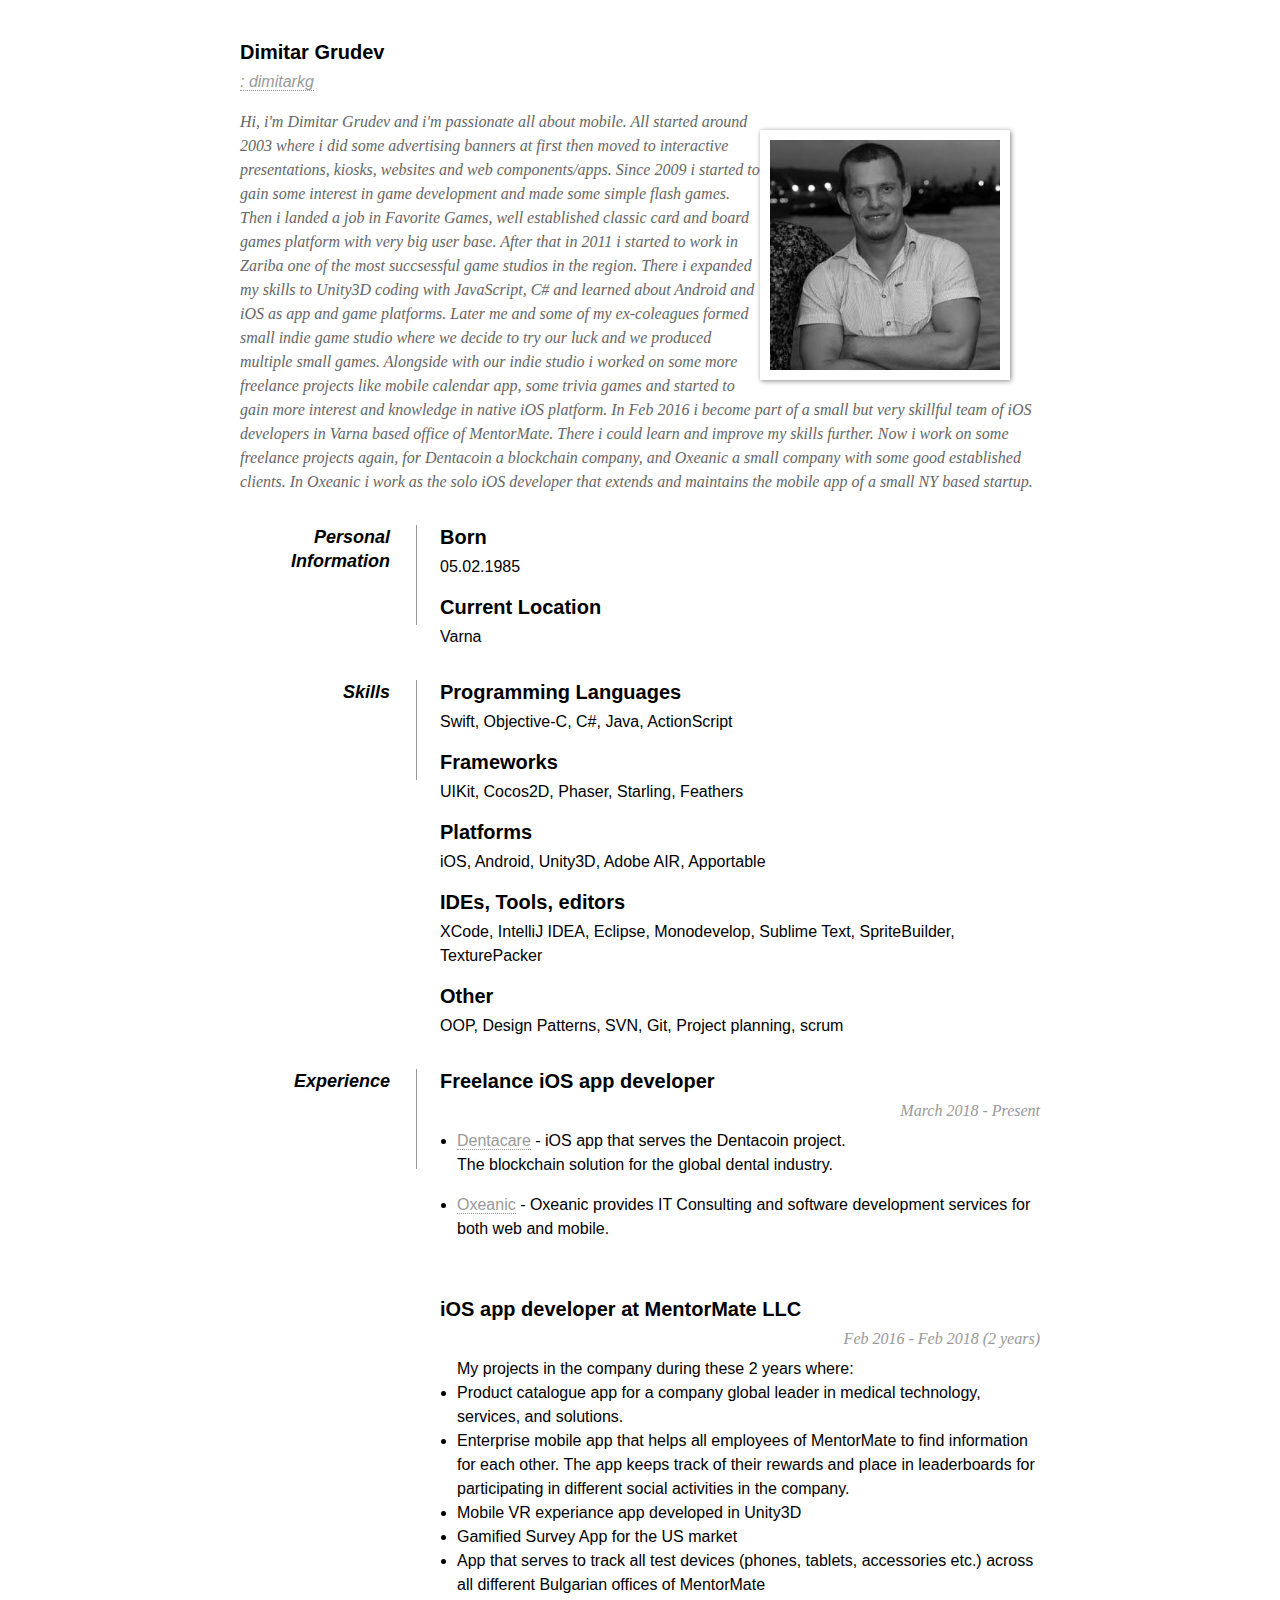
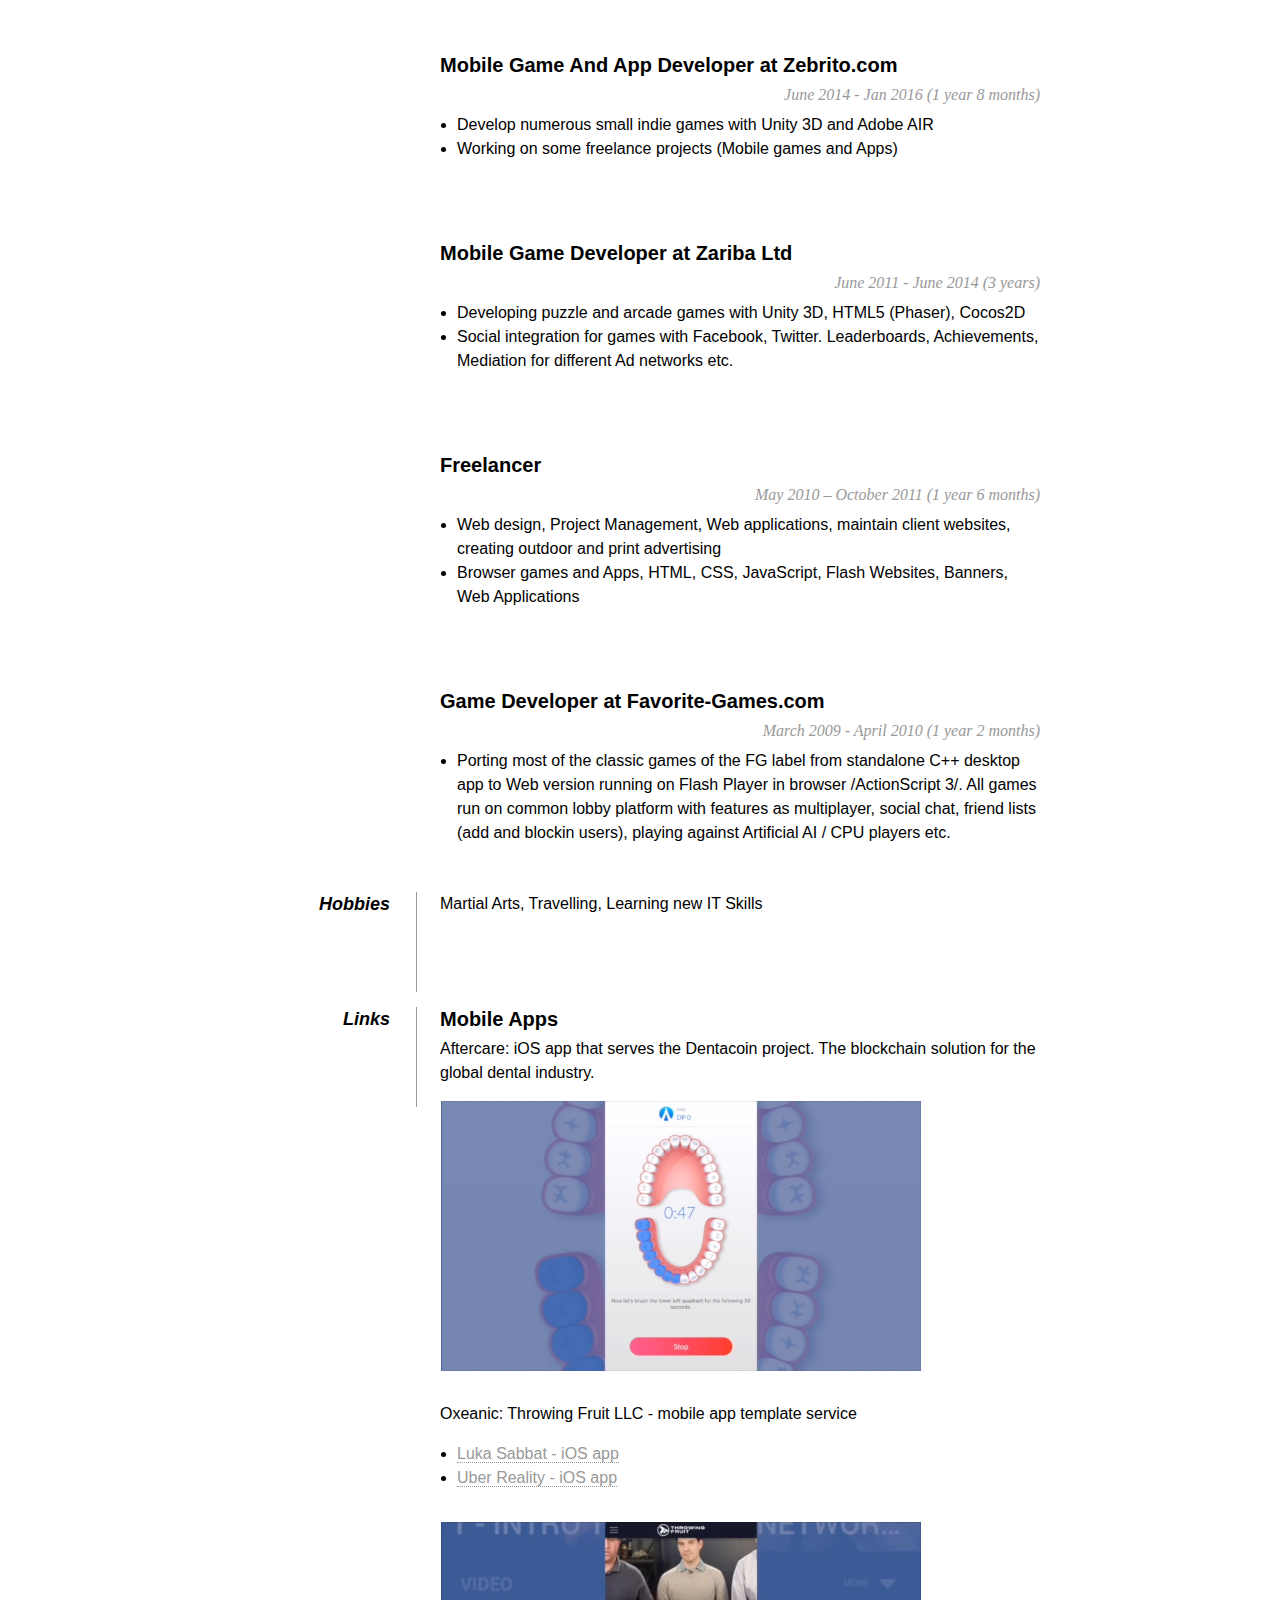
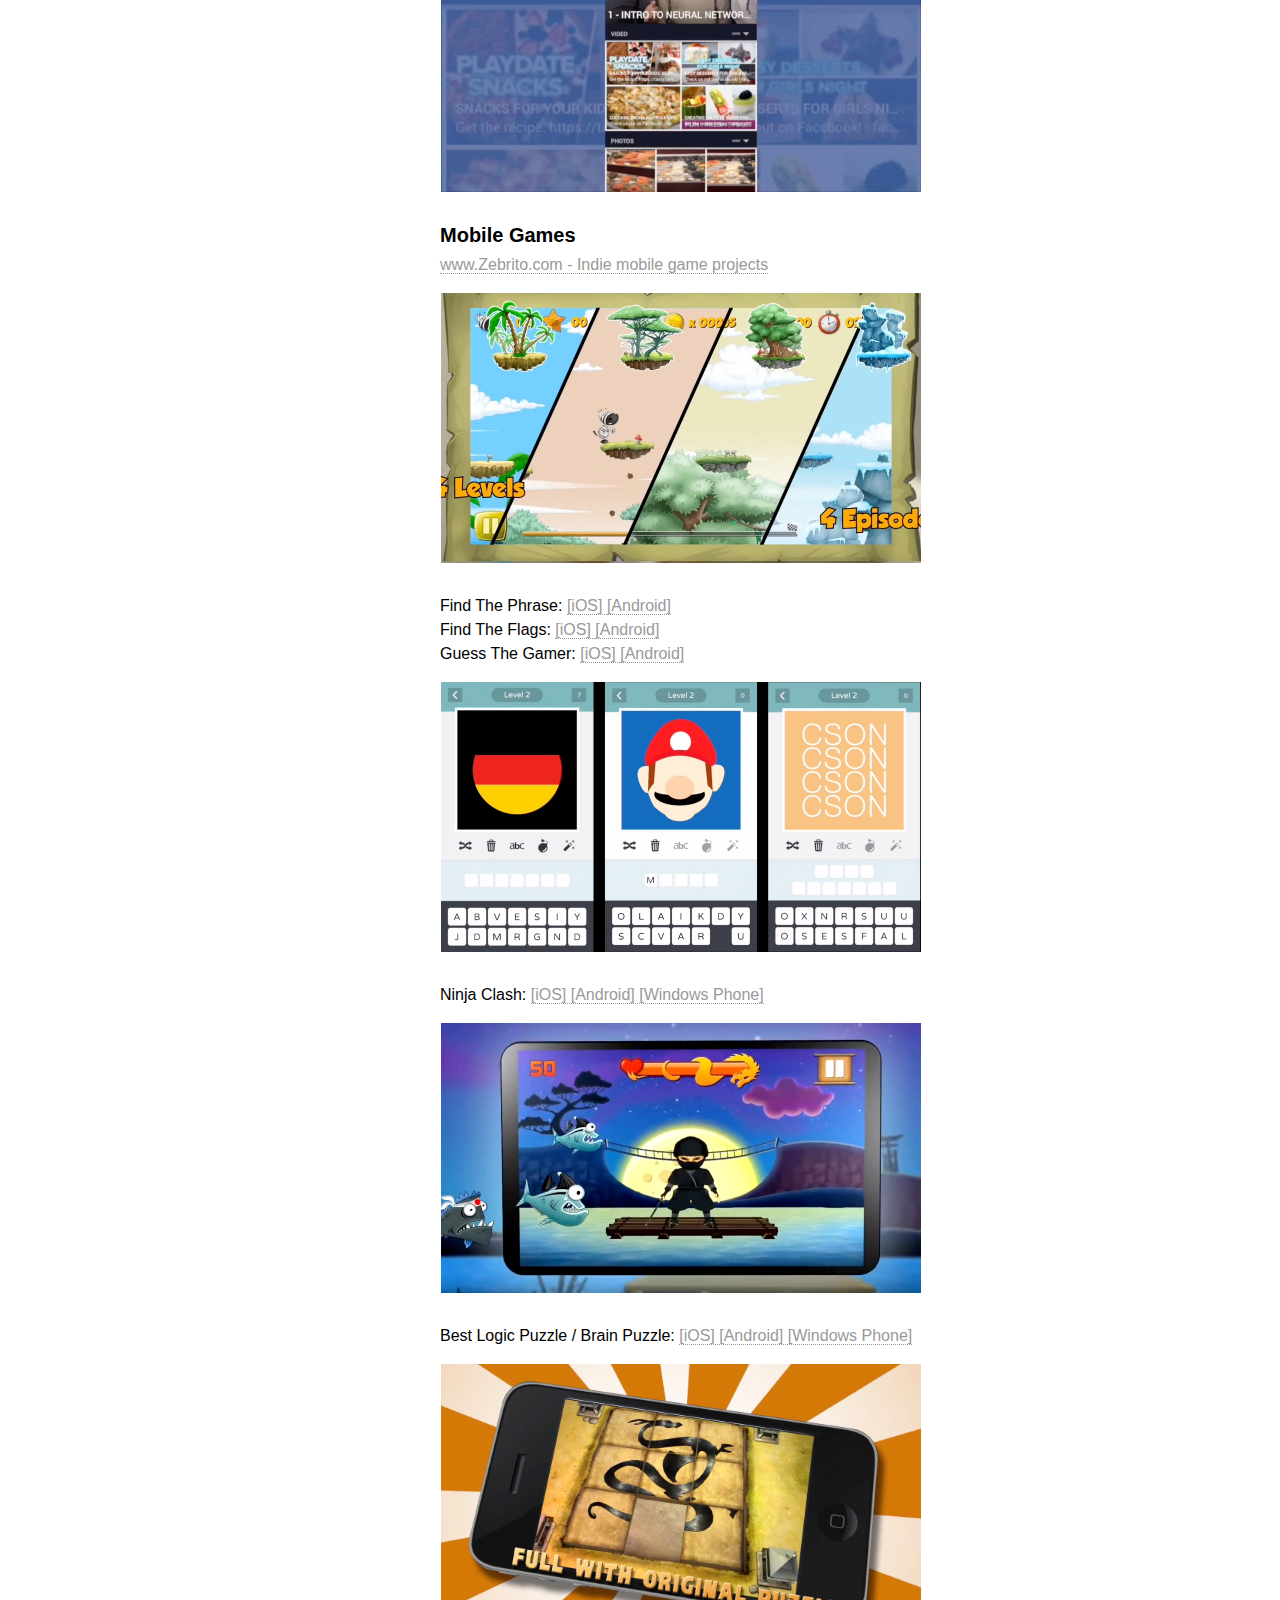
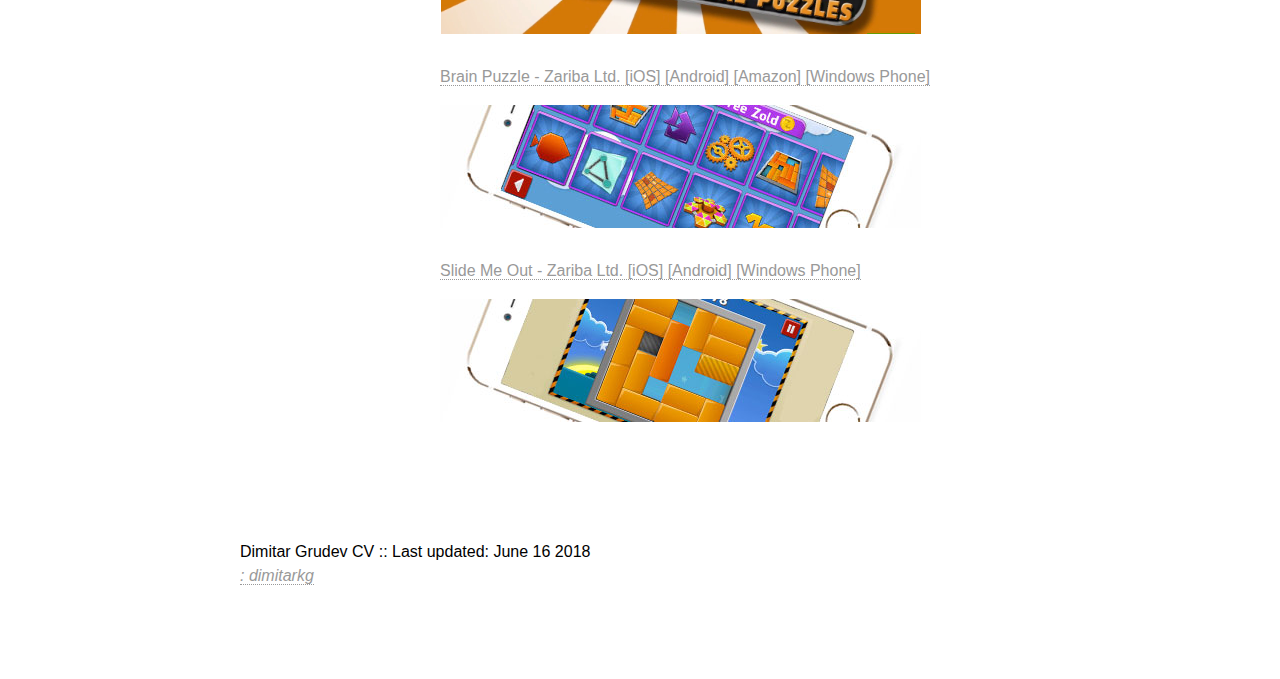
<file: index.html>
<!DOCTYPE html PUBLIC "-//W3C//DTD XHTML 1.0 Strict//EN"
"http://www.w3.org/TR/xhtml1/DTD/xhtml1-strict.dtd">

<html xmlns="http://www.w3.org/1999/xhtml" xml:lang="en" lang="en">
<head>

    <!--<script src="https://ajax.googleapis.com/ajax/libs/jquery/1.11.3/jquery.min.js"></script>-->
    
    <title>Dimitar Grudev - Mobile App and Game Developer</title>

    <meta http-equiv="Content-Type" content="text/html; charset=utf-8"/>

    <meta name="keywords" content="developer, game developer, mobile applications, mobile games, unity3d, cocos2d, iOS, Android, Objective-C, C#, C++, Java, Project Manager, Freelancer, Scrum"/>

    <meta name="description" content="Developing mobile games and apps is my passion, and i'm feeling blessed that is what i do for a living. I have an extensive background in crossplatform Unity3D and Adobe AIR platforms as well as native Java for Android and Objective C for iOS platforms. I try to be always up to date with the cutting edge mobile trends and constantly evolve my skills."/>
    
    <meta name="author" content="Dimitar Grudev"/>

    <link rel="stylesheet" type="text/css" href="css/style.css"/>
    <link rel="stylesheet" href="https://s3.amazonaws.com/icomoon.io/114779/Socicon/style.css?rd5re8">

</head>

<body>

    <div id="page-wrap">
<!--
        <img id="downloadPDF"  onclick="return xepOnline.Formatter.Format('page-wrap', {
        render:'download',
        embedLocalImages: true,
        filename: 'DimitarGrudevCV'
        });" src="res/pdf-download-button-down.png" alt="download my CV as PDF" width="137" height="158"/>
-->

        <!-- <div class="clear"></div> -->

        <!--
        <span class="skype-button bubble " data-contact-id="dimitarkg"></span>
        <script src="https://swc.cdn.skype.com/sdk/v1/sdk.min.js"></script>
        -->

		<div id="contact-info" class="vcard">
            <h2 class="fn">Dimitar Grudev</h2>

            <p>
            <i class="icon-style"> <a class="socicon-skype" href="">: dimitarkg</a></i>
            <i class="icon-style"> <a class="socicon-mail" href="mailto:dk.grudev@gmail.com"></a> </i>
            <i class="icon-style"> <a class="socicon-linkedin" href="https://bg.linkedin.com/in/dimitar-grudev-aa011b23"></a> </i>
            <i class="icon-style"> <a class="socicon-github" href="https://github.com/grudev"></a> </i>
            </p>

        </div>

        <div id="objective">
            <img alt="" id="pic" src="res/dimitar-grudev.jpg" align="top"/>
            <p>Hi, i'm Dimitar Grudev and i'm passionate all about mobile. All started around 2003 where i did some advertising banners at first then moved to interactive presentations, kiosks, websites and web components/apps. Since 2009 i started to gain some interest in game development and made some simple flash games. Then i landed a job in Favorite Games, well established classic card and board games platform with very big user base. After that in 2011 i started to work in Zariba one of the most succsessful game studios in the region. There i expanded my skills to Unity3D coding with JavaScript, C# and learned about Android and iOS as app and game platforms. Later me and some of my ex-coleagues formed small indie game studio where we decide to try our luck and we produced multiple small games. Alongside with our indie studio i worked on some more freelance projects like mobile calendar app, some trivia games and started to gain more interest and knowledge in native iOS platform. In Feb 2016 i become part of a small but very skillful team of iOS developers in Varna based office of MentorMate. There i could learn and improve my skills further. Now i work on some freelance projects again, for Dentacoin a blockchain company, and Oxeanic a small company with some good established clients. In Oxeanic i work as the solo iOS developer that extends and maintains the mobile app of a small NY based startup.</p>
        </div>

        <div class="clear"></div>

        <dl>

            <dd class="clear"></dd>

            <dt>Personal Information</dt>
            <dd>
                <h2>Born</h2>
                <p>05.02.1985</p>
                <h2>Current Location</h2>
                <p>Varna</p>
            </dd>

            <dd class="clear"></dd>

			<dt>Skills</dt>
            <dd>
                <h2>Programming Languages</h2>
                <p>Swift, Objective-C, C#, Java, ActionScript</p>

				<h2>Frameworks</h2>
				<p>UIKit, Cocos2D, Phaser, Starling, Feathers</p>

				<h2>Platforms</h2>
				<p>iOS, Android, Unity3D, Adobe AIR, Apportable</p>

				<h2>IDEs, Tools, editors</h2>
				<p>XCode, IntelliJ IDEA, Eclipse, Monodevelop, Sublime Text, SpriteBuilder, TexturePacker</p>

				<h2>Other</h2>
				<p>OOP, Design Patterns, SVN, Git, Project planning, scrum</p>

            </dd>
            
            <dd class="clear"></dd>

            <dt>Experience</dt>
            <dd>
                <h2>Freelance iOS app developer</h2>
                <br/>
                <h2><span>March 2018 - Present</span></h2>
                <ul>
                    <li>
                        <p><a href="https://dentacare.dentacoin.com">Dentacare</a> - iOS app that serves the Dentacoin project.<br/>The blockchain solution for the global dental industry.</p>
                    </li>
                    <li>
                        <p><a href="https://www.linkedin.com/company/oxeanic/">Oxeanic</a> - Oxeanic provides  IT Consulting and software development services for both web and mobile.</p>
                    </li>
                </ul>
                <br/>
            	<h2>iOS app developer at MentorMate LLC</h2>
                <br/>
                <h2><span>Feb 2016 - Feb 2018 (2 years)</span></h2>
                <ul>
                    My projects in the company during these 2 years where:
                    <li>Product catalogue app for a company global leader in medical technology, services, and solutions.</li>
                    <li>Enterprise mobile app that helps all employees of MentorMate to find information for each other. The app keeps track of their rewards and place in leaderboards for participating in different social activities in the company.</li>
                    <li>Mobile VR experiance app developed in Unity3D</li>
                    <li>Gamified Survey App for the US market</li>
                    <li>App that serves to track all test devices (phones, tablets, accessories etc.) across all different Bulgarian offices of MentorMate</li>
                </ul>
                <br/>
                <h2>Mobile Game And App Developer at Zebrito.com</h2>
                <br/>
                <h2><span>June 2014 - Jan 2016 (1 year 8 months)</span></h2>
                <ul>
                  <li>Develop numerous small indie games with Unity 3D and Adobe AIR</li>
                  <li>Working on some freelance projects (Mobile games and Apps)</li>
                </ul>
                <br/>
                <br/>
                <h2>Mobile Game Developer at Zariba Ltd</h2>
                <br/>
                <h2><span>June 2011 - June 2014 (3 years)</span></h2>
                <ul>
                  <li>Developing puzzle and arcade games with Unity 3D, HTML5 (Phaser), Cocos2D</li>
                  <li>Social integration for games with Facebook, Twitter. Leaderboards, Achievements, Mediation for different Ad networks etc.</li>
                </ul>
                <br/>
                <br/>
                <h2>Freelancer</h2>
                <br/>
                <h2><span>May 2010 – October 2011 (1 year 6 months)</span></h2>
                <ul>
                <li>Web design, Project Management, Web applications, maintain client websites, creating outdoor and print advertising</li>
                    <li>Browser games and Apps, HTML, CSS, JavaScript, Flash Websites, Banners, Web Applications</li>
                </ul>
                <br/>
                <br/>
                <h2>Game Developer at Favorite-Games.com</h2>
                <br/>
                <h2><span>March 2009 - April 2010 (1 year 2 months)</span></h2>
                <ul>
                    <li>Porting most of the classic games of the FG label from standalone C++ desktop app to Web version running on Flash Player in browser /ActionScript 3/. All games run on common lobby platform with features as multiplayer, social chat, friend lists (add and blockin users), playing against Artificial AI / CPU players etc.</li>
				</ul>
            </dd>

            <dd class="clear"></dd>

            <dt>Hobbies</dt>
            <dd>Martial Arts, Travelling, Learning new IT Skills</dd>

            <dd class="clear"></dd>

            <dt>Links</dt>
            <dd>
                <h2>Mobile Apps</h2>
                <p>Aftercare: iOS app that serves the Dentacoin project. The blockchain solution for the global dental industry.</p>
                <video width="481" height="270" poster="res/vids/dentacoin-aftercare-ios-app.jpg" preload="auto" autoplay="autoplay" loop="loop" webkit-playsinline>
                    <source src="res/vids/dentacoin-aftercare-ios-app.webm" type="video/webm">
                    <source src="res/vids/dentacoin-aftercare-ios-app.mp4" type="video/mp4">
                </video>
                <br/>
                <br/>
                <p>Oxeanic: Throwing Fruit LLC - mobile app template service
                <ul>
                    <li><a href="https://itunes.apple.com/us/app/luka-sabbat/id1226119411?mt=8">Luka Sabbat - iOS app</a></li>
                    <li><a href="https://itunes.apple.com/us/app/über-reality-cinema/id1262570332?mt=8">Uber Reality - iOS app</a></li>
                </ul>
                </p>
                <video width="481" height="270" poster="res/vids/throwing-fruit.jpg" preload="auto" autoplay="autoplay" loop="loop" webkit-playsinline>
                    <source src="res/vids/throwing-fruit.webm" type="video/webm">
                    <source src="res/vids/throwing-fruit.mp4" type="video/mp4">
                </video>
                <br/>
                <br/>
				<h2>Mobile Games</h2>
                <p><a href="http://www.zebrito.com">www.Zebrito.com - Indie mobile game projects</a></p>
                <video width="481" height="270" poster="res/vids/zebrito-zebritos-escape-trailer.jpg" preload="auto" autoplay="autoplay" loop="loop" webkit-playsinline>
                    <source src="res/vids/zebrito-zebritos-escape-trailer.webm" type="video/webm">
                    <source src="res/vids/zebrito-zebritos-escape-trailer.mp4" type="video/mp4">
                </video>
                <br/>
                <br/>
                <p>Find The Phrase: 
                    <a href="https://itunes.apple.com/us/app/find-the-phrase/id968215061?mt=8">[iOS] </a>
                    <a href="https://play.google.com/store/apps/details?id=air.com.hyperinteractive.pun">[Android]</a>
                    <br/> Find The Flags: 
                    <a href="https://itunes.apple.com/us/app/find-the-flags/id998330512?mt=8">[iOS] </a>
                    <a href="https://play.google.com/store/apps/details?id=air.com.hyperinteractive.guesstheflag">[Android]</a>
                    <br/> Guess The Gamer: 
                    <a href="https://itunes.apple.com/us/app/guess-the-gamer/id987253617?mt=8">[iOS] </a>
                    <a href="https://play.google.com/store/apps/details?id=air.com.hyperinteractive.guessthegamer">[Android]</a>
                </p>
                <video width="481" height="270" poster="res/vids/hyper-interactive-trivia.jpg" preload="auto" autoplay="autoplay" loop="loop" webkit-playsinline>
                    <source src="res/vids/hyper-interactive-trivia.webm" type="video/webm">
                    <source src="res/vids/hyper-interactive-trivia.mp4" type="video/mp4">
                </video>
                <br/>
                <br/>
                <p>Ninja Clash: <a href="http://www.zaribagames.com/games/ninja-clash/">[iOS] [Android] [Windows Phone]</a></p>
                <video width="481" height="270" poster="res/vids/zariba-ninja-clash-trailer.jpg" preload="auto" autoplay="autoplay" loop="loop" webkit-playsinline>
                    <source src="res/vids/zariba-ninja-clash-trailer.webm" type="video/webm">
                    <source src="res/vids/zariba-ninja-clash-trailer.mp4" type="video/mp4">
                </video>
                <br/>
                <br/>
                <p>Best Logic Puzzle / Brain Puzzle: <a href="https://www.youtube.com/watch?v=Z6jIVeK5bMQ">[iOS] [Android] [Windows Phone]</a></p>
                <video width="481" height="270" poster="res/vids/zariba-best-logic-puzzle.jpg" preload="auto" autoplay="autoplay" loop="loop" webkit-playsinline>
                    <source src="res/vids/zariba-best-logic-puzzle.webm" type="video/webm">
                    <source src="res/vids/zariba-best-logic-puzzle.mp4" type="video/mp4">
                </video>
                <br/>
                <br/>
                <p><a href="http://www.zaribagames.com/games/brain-puzzle/">Brain Puzzle - Zariba Ltd. [iOS] [Android] [Amazon] [Windows Phone]</a></p>
                <img src="res/banners/banner-brain-puzzle.jpg" alt="Brain Puzzle iOS, Android Unity3D mobile game" height="123" width="481"/>
                <br/>
                <br/>
                <p><a href="http://www.zaribagames.com/games/slide-me-out/">Slide Me Out - Zariba Ltd. [iOS] [Android] [Windows Phone]</a></p>
                <img src="res/banners/banner-slide-me-out.png" alt="Slide Me Out iOS, Android Unity3D mobile game" height="123" width="481"/>
                <br/>
                <br/>
                <!--
                <p><a href="http://www.zaribagames.com/games/big-brain-quiz/">Big Brain Quiz - Zariba Ltd. [iOS][Android][Amazon]</a></p>
                <img src="res/banners/banner-big-brain-quiz.jpg" alt="Big Brain Quiz iOS, Android : Objective C mobile game" height="123" width="481"/>
                <br/>
                <br/>
                -->
            </dd>

            <dd class="clear"></dd>

            <p>
                <br />
                <br />
                <br />
                Dimitar Grudev CV :: Last updated: June 16 2018 <br />
            <i class="icon-style"> <a class="socicon-skype" href="">: dimitarkg</a></i>
            <i class="icon-style"> <a class="socicon-mail" href="mailto:dk.grudev@gmail.com"></a> </i>
            <i class="icon-style"> <a class="socicon-linkedin" href="https://bg.linkedin.com/in/dimitar-grudev-aa011b23"></a> </i>
            <i class="icon-style"> <a class="socicon-github" href="https://github.com/grudev"></a> </i>
            </p>

            <dd class="clear"></dd>

        </dl>
        <div class="clear"></div>
    </div>

    <script><!-- Google Analytics -->
      (function(i,s,o,g,r,a,m){i['GoogleAnalyticsObject']=r;i[r]=i[r]||function(){
      (i[r].q=i[r].q||[]).push(arguments)},i[r].l=1*new Date();a=s.createElement(o),
      m=s.getElementsByTagName(o)[0];a.async=1;a.src=g;m.parentNode.insertBefore(a,m)
      })(window,document,'script','//www.google-analytics.com/analytics.js','ga');
      ga('create', 'UA-50940688-11', 'auto');
      ga('send', 'pageview');
    </script>
    

</body>
</html>
</file>
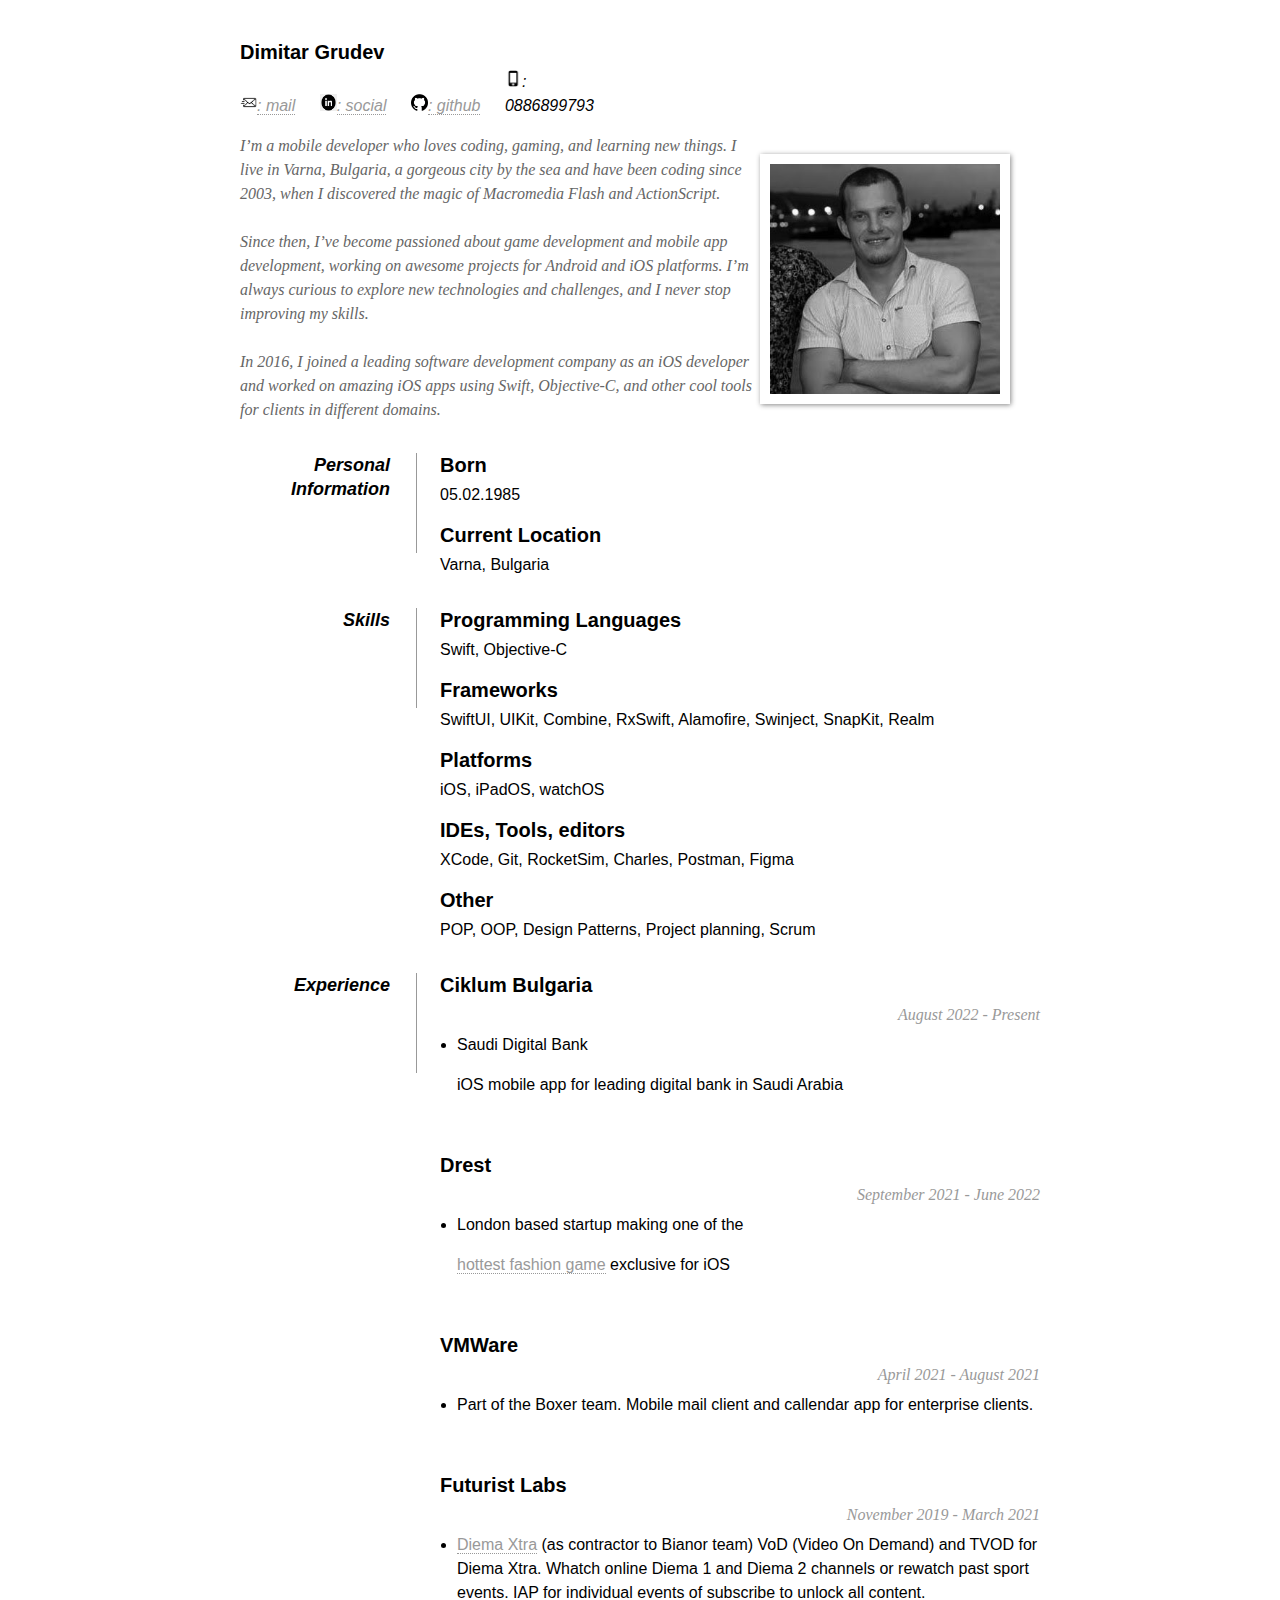
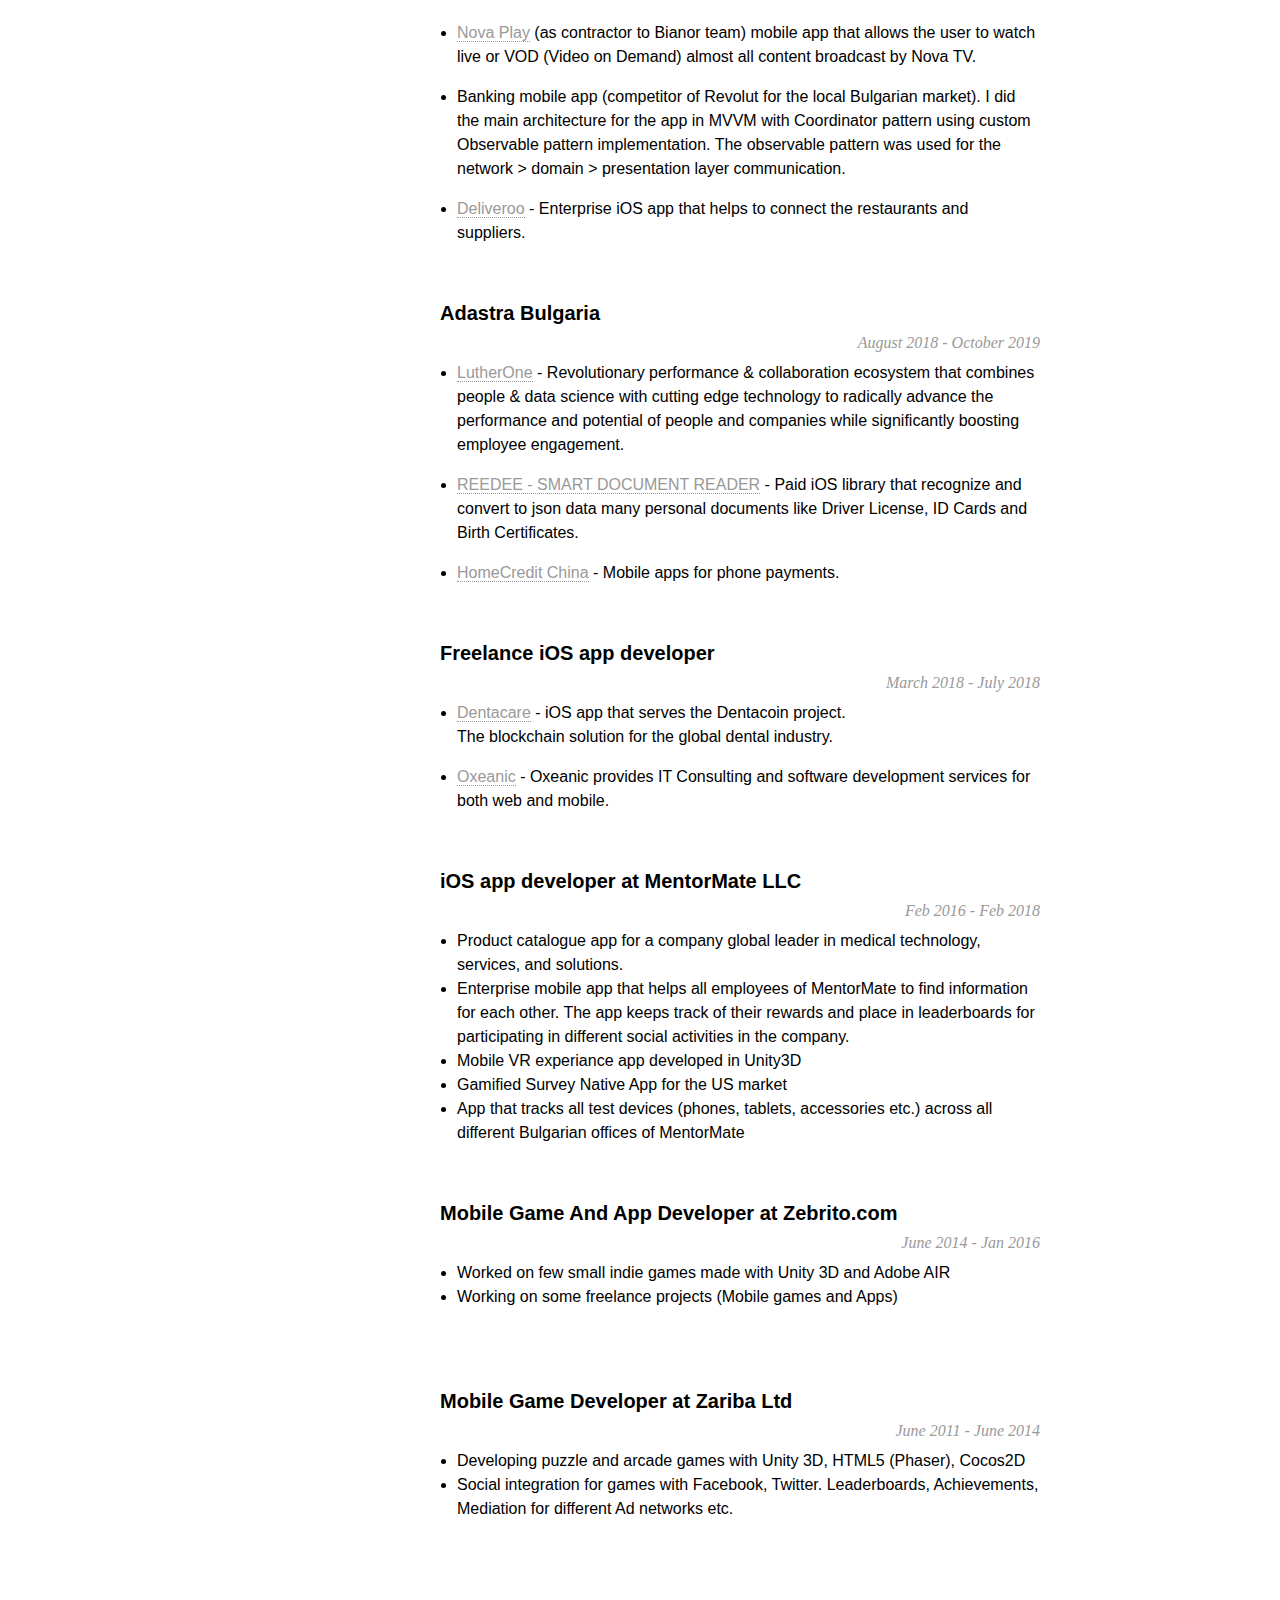
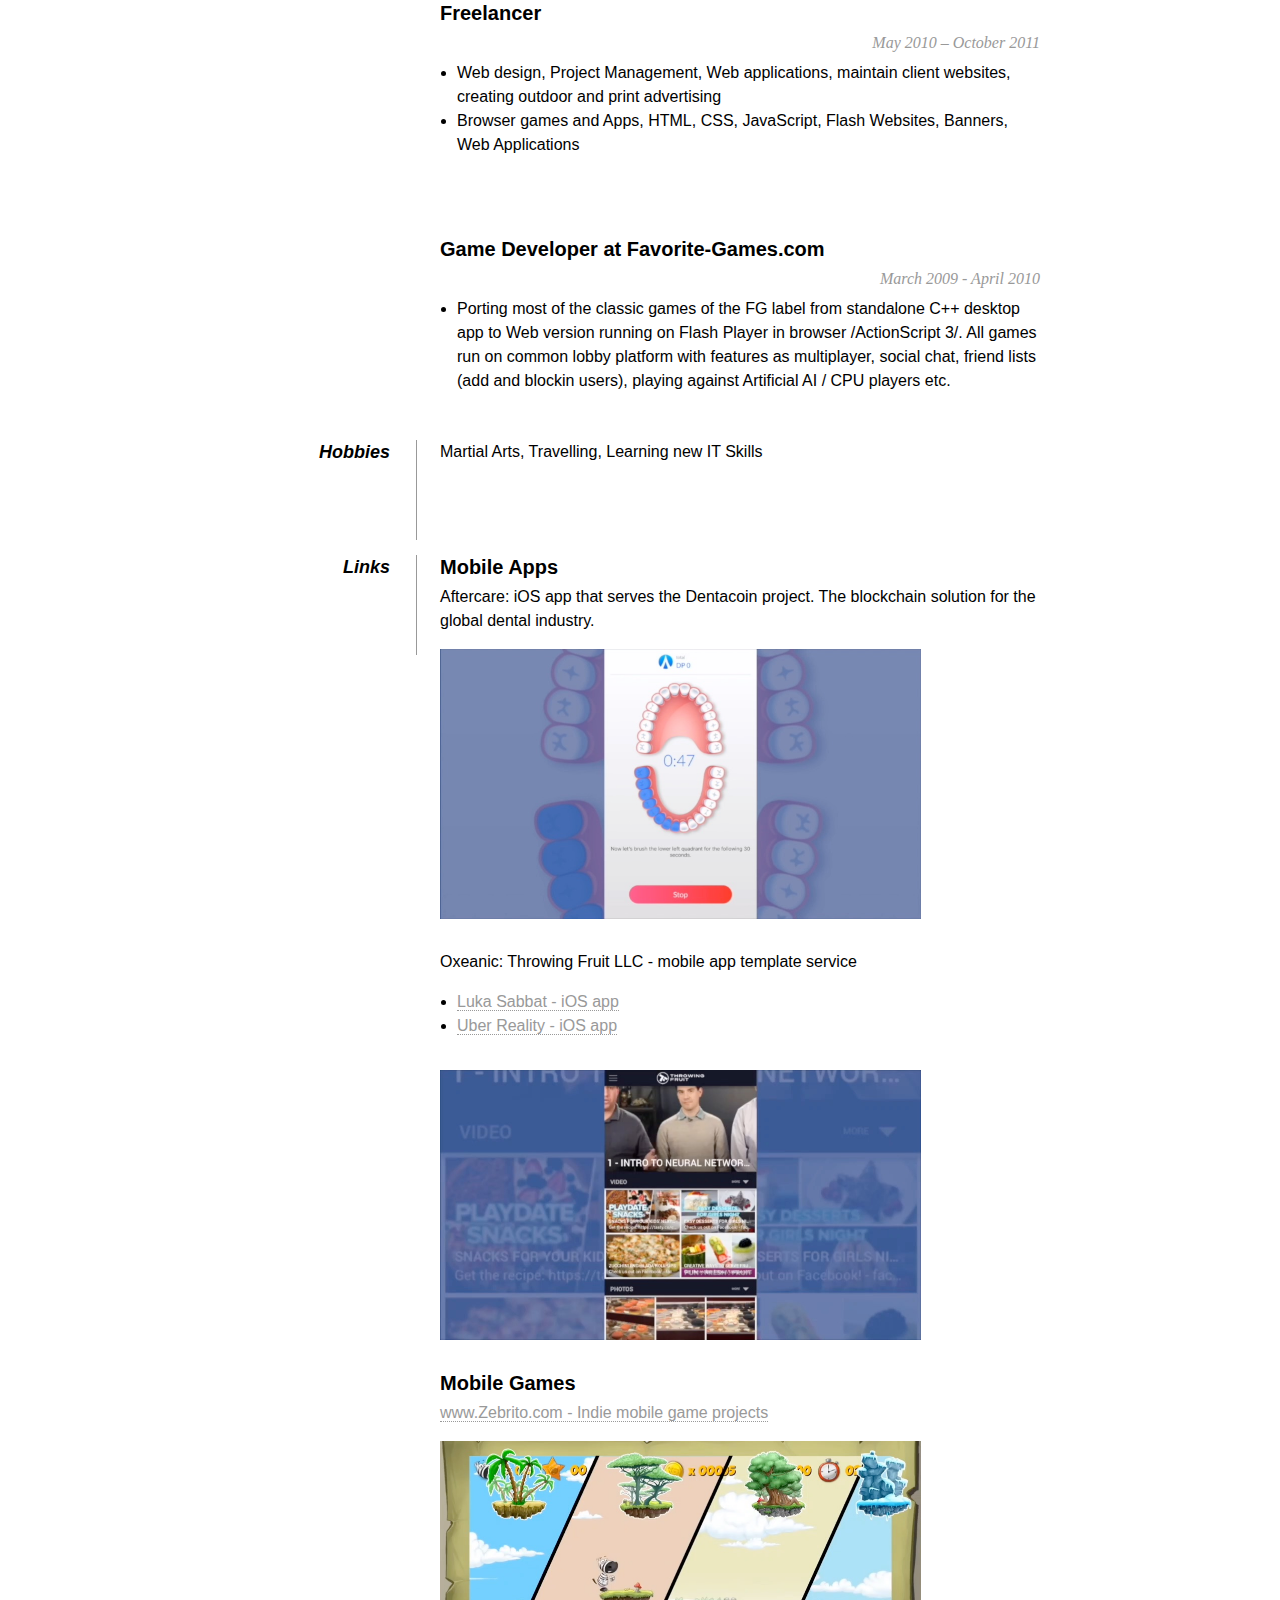
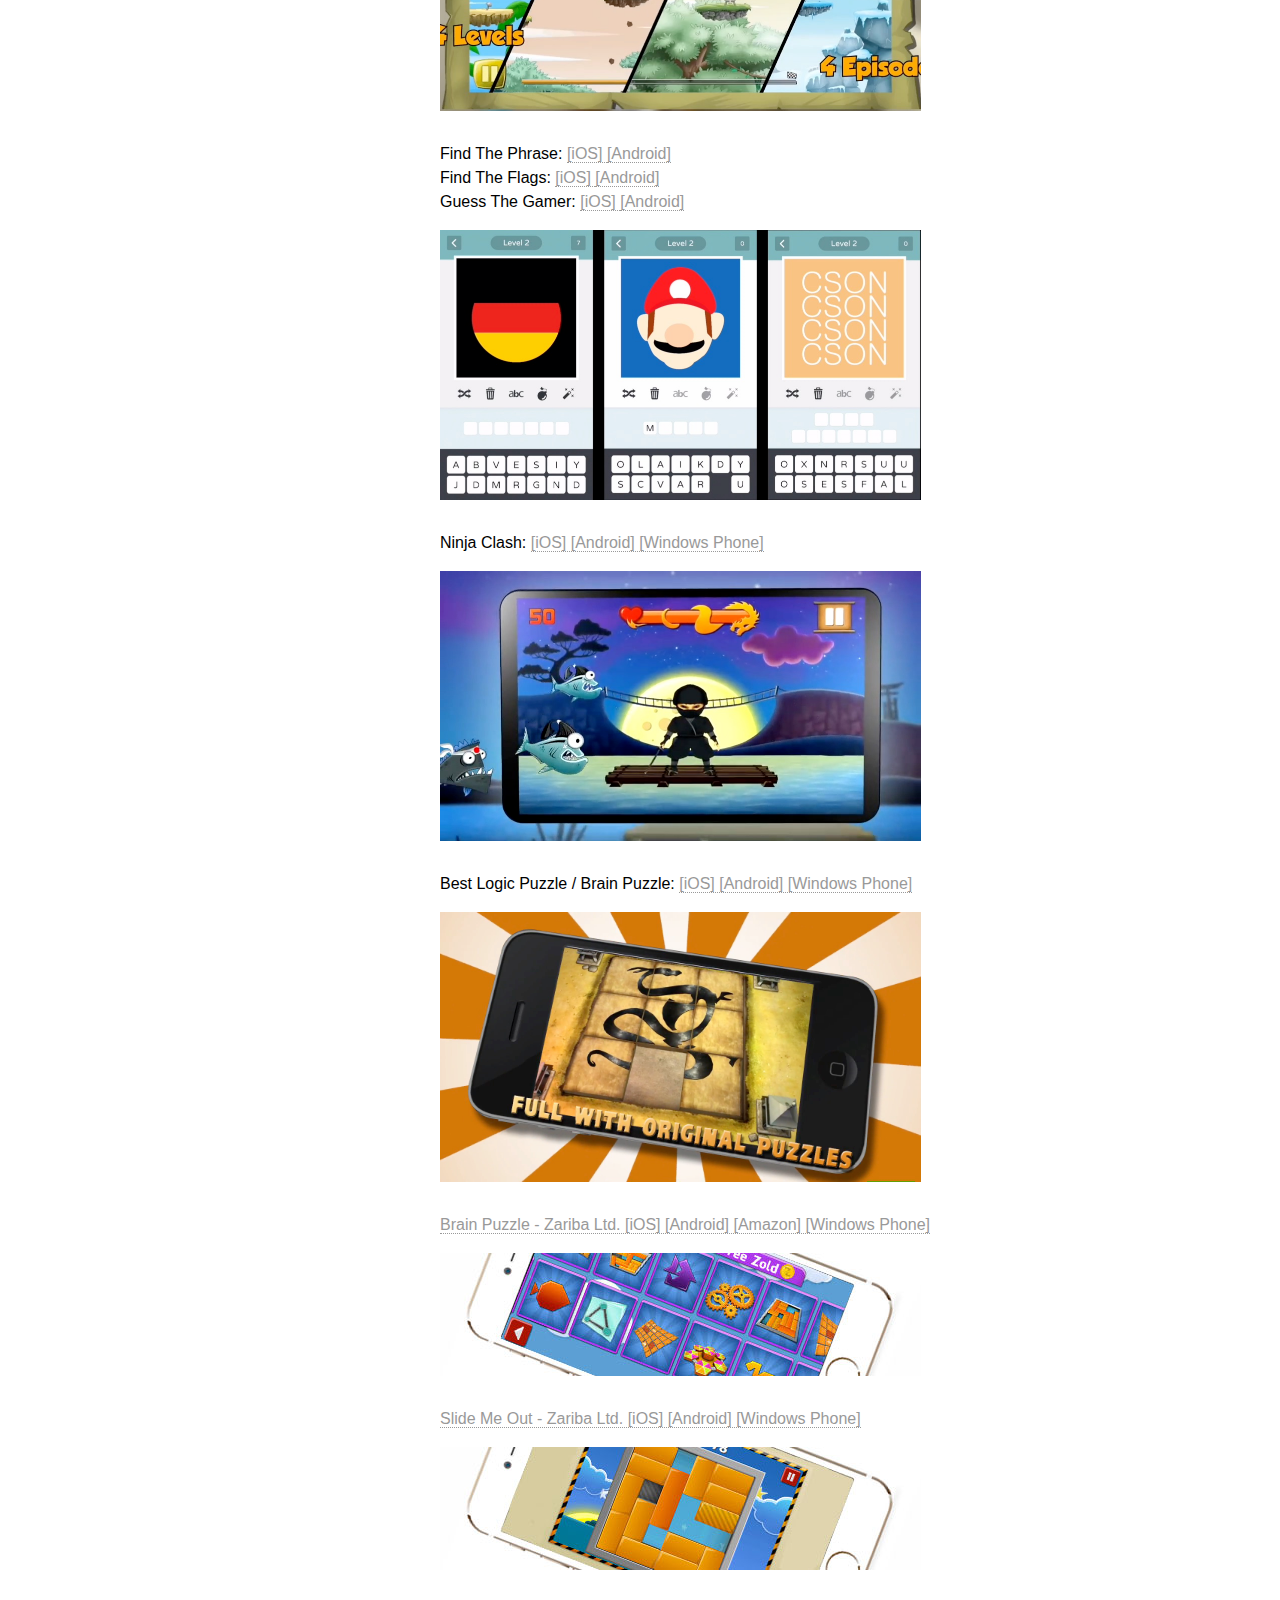
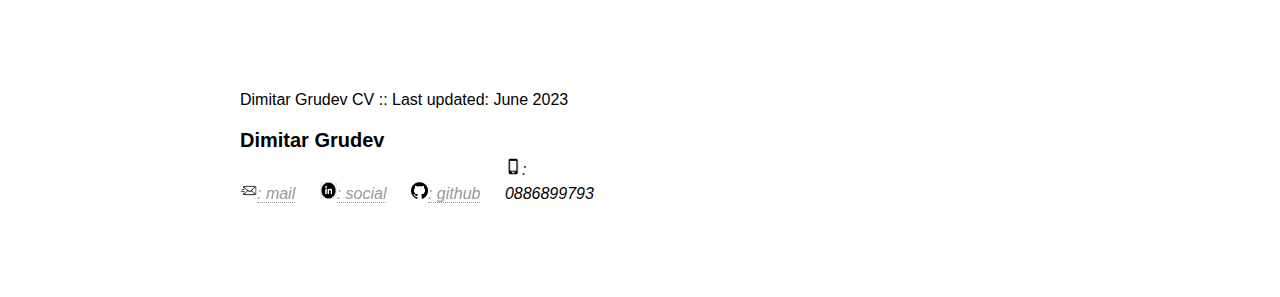
<file: index-pdf.html>
<!DOCTYPE html PUBLIC "-//W3C//DTD XHTML 1.0 Strict//EN"
"http://www.w3.org/TR/xhtml1/DTD/xhtml1-strict.dtd">

<html xmlns="http://www.w3.org/1999/xhtml" xml:lang="en" lang="en">
<head>
    <title>Dimitar Grudev - Mobile App and Game Developer</title>

    <meta http-equiv="Content-Type" content="text/html; charset=utf-8"/>

    <meta name="keywords" content="developer, game developer, mobile applications, mobile games, unity3d, cocos2d, iOS, Android, Objective-C, C#, C++, Java, Project Management, Freelance, Scrum"/>

    <meta name="description" content="Mostly experianced in native Swift and Objective-C for iOS platforms and some Java for Android also Unity3D, Adobe AIR and Flutter for mobile development. Constant lerner who's motto is - Im function of yesterday's me."/>
    
    <meta name="author" content="Dimitar Grudev"/>

    <link rel="stylesheet" type="text/css" href="css/style.css"/>

</head>

<body>

    <div id="page-wrap">
<!--
        <img id="downloadPDF"  onclick="return xepOnline.Formatter.Format('page-wrap', {
        render:'download',
        embedLocalImages: true,
        filename: 'DimitarGrudevCV'
        });" src="res/pdf-download-button-down.png" alt="download my CV as PDF" width="137" height="158"/>
-->

        <!-- <div class="clear"></div> -->

        <!--
        <span class="skype-button bubble " data-contact-id="dimitarkg"></span>
        <script src="https://swc.cdn.skype.com/sdk/v1/sdk.min.js"></script>
        -->

		<div id="contact-info" class="vcard">
            <h2 class="fn">Dimitar Grudev</h2>
            <p>
            <i class="icon-style"> <img src="res/icons/email-icon.png" width="17" height="17"/><a href="mailto:dk.grudev@gmail.com">: mail</a></i>
            <i class="icon-style"> <img src="res/icons/linkedin-icon.png" width="17" height="17"/><a href="https://www.linkedin.com/in/💻dimitar-grudev-aa011b23/">: social</a></i>
            <i class="icon-style"> <img src="res/icons/github-icon.png" width="17" height="17"/><a href="https://github.com/grudev">: github</a> </i>
            <i class="icon-style"> <img src="res/icons/phone-icon.png" width="17" height="17"/>: 0886899793</i>
            </p>
        </div>

        <div id="objective">
            <img alt="" id="pic" src="res/dimitar-grudev.jpg" align="top"/>
            <p>I’m a mobile developer who loves coding, gaming, and learning new things. I live in Varna, Bulgaria, a gorgeous city by the sea and have been coding since 2003, when I discovered the magic of Macromedia Flash and ActionScript. <br/><br/> Since then, I’ve become passioned about game development and mobile app development, working on awesome projects for Android and iOS platforms. I’m always curious to explore new technologies and challenges, and I never stop improving my skills. <br/><br/> In 2016, I joined a leading software development company as an iOS developer and worked on amazing iOS apps using Swift, Objective-C, and other cool tools for clients in different domains.</p>
        </div>

        <div class="clear"></div>

        <dl>

            <dd class="clear"></dd>

            <dt>Personal Information</dt>
            <dd>
                <h2>Born</h2>
                <p>05.02.1985</p>
                <h2>Current Location</h2>
                <p>Varna, Bulgaria</p>
            </dd>

            <dd class="clear"></dd>

			<dt>Skills</dt>
            <dd>
                <h2>Programming Languages</h2>
                <p>Swift, Objective-C</p>

                <h2>Frameworks</h2>
                <p>SwiftUI, UIKit, Combine, RxSwift, Alamofire, Swinject, SnapKit, Realm</p>

                <h2>Platforms</h2>
                <p>iOS, iPadOS, watchOS</p>

                <h2>IDEs, Tools, editors</h2>
                <p>XCode, Git, RocketSim, Charles, Postman, Figma</p>

                <h2>Other</h2>
                <p>POP, OOP, Design Patterns, Project planning, Scrum</p>

            </dd>
            
            <dd class="clear"></dd>

            <dt>Experience</dt>
            <dd>
                <h2>Ciklum Bulgaria</h2>
                <br/>
                <h2><span>August 2022 - Present</span></h2>
                <ul>
                    <li>
                        <p>Saudi Digital Bank<p>iOS mobile app for leading digital bank in Saudi Arabia</p>
                    </li>
                </ul>
                <br/>
                <h2>Drest</h2>
                <br/>
                <h2><span>September 2021 - June 2022</span></h2>
                <ul>
                    <li>
                        <p>London based startup making one of the <p><a href="https://drest.com">hottest fashion game</a> exclusive for iOS</p>
                    </li>
                </ul>
                <br/>
                <h2>VMWare</h2>
                <br/>
                <h2><span>April 2021 - August 2021 </span></h2>
                <ul>
                    <li>
                        <p>Part of the Boxer team. Mobile mail client and callendar app for enterprise clients.</p>
                    </li>
                </ul>
                <br/>
                <h2>Futurist Labs</h2>
                <br/>
                <h2><span>November 2019 - March 2021</span></h2>
                <ul>
                    <li>
                        <p><a href="https://apps.apple.com/us/app/play-diema-xtra/id1313195229">Diema Xtra</a> (as contractor to Bianor team) VoD (Video On Demand) and TVOD for Diema Xtra. Whatch online Diema 1 and Diema 2 channels or rewatch past sport events. IAP for individual events of subscribe to unlock all content.
                    </li>
                    <li>
                        <p><a href="https://apps.apple.com/bg/app/nova-play/id622633000">Nova Play</a> (as contractor to Bianor team) mobile app that allows the user to watch live or VOD (Video on Demand) almost all content broadcast by Nova TV.
                    </li>
                    <li>
                        <p>Banking mobile app (competitor of Revolut for the local Bulgarian market). I did the main architecture for the app in MVVM with Coordinator pattern using custom Observable pattern implementation. The observable pattern was used for the network > domain > presentation layer communication.</p>
                    </li>
                    <li>
                        <p><a href="https://deliveroo.co.uk">Deliveroo</a> - Enterprise iOS app that helps to connect the restaurants and suppliers.</p>
                    </li>
                </ul>
                <br/>
                <h2>Adastra Bulgaria</h2>
                <br/>
                <h2><span>August 2018 - October 2019</span></h2>
                <ul>
                    <li>
                        <p><a href="https://www.lutherone.com">LutherOne</a> - Revolutionary performance & collaboration ecosystem that combines people & data science with cutting edge technology to radically advance the performance and potential of people and companies while significantly boosting employee engagement.</p>
                    </li>
                    <li>
                        <p><a href="https://blindspot.ai">REEDEE - SMART DOCUMENT READER</a> - Paid iOS library that recognize and convert to json data many personal documents like Driver License, ID Cards and Birth Certificates.</p>
                    </li>
                    <li>
                        <p><a href="https://www.homecredit.co.in/mobile-app">HomeCredit China</a> - Mobile apps for phone payments.</p>
                    </li>
                </ul>
                <br/>
                <h2>Freelance iOS app developer</h2>
                <br/>
                <h2><span>March 2018 - July 2018</span></h2>
                <ul>
                    <li>
                        <p><a href="https://dentacare.dentacoin.com">Dentacare</a> - iOS app that serves the Dentacoin project.<br/>The blockchain solution for the global dental industry.</p>
                    </li>
                    <li>
                        <p><a href="https://www.linkedin.com/company/oxeanic/">Oxeanic</a> - Oxeanic provides  IT Consulting and software development services for both web and mobile.</p>
                    </li>
                </ul>
                <br/>
            	<h2>iOS app developer at MentorMate LLC</h2>
                <br/>
                <h2><span>Feb 2016 - Feb 2018</span></h2>
                <ul>
                    <li>Product catalogue app for a company global leader in medical technology, services, and solutions.</li>
                    <li>Enterprise mobile app that helps all employees of MentorMate to find information for each other. The app keeps track of their rewards and place in leaderboards for participating in different social activities in the company.</li>
                    <li>Mobile VR experiance app developed in Unity3D</li>
                    <li>Gamified Survey Native App for the US market</li>
                    <li>App that tracks all test devices (phones, tablets, accessories etc.) across all different Bulgarian offices of MentorMate</li>
                </ul>
                <br/>
                <h2>Mobile Game And App Developer at Zebrito.com</h2>
                <br/>
                <h2><span>June 2014 - Jan 2016</span></h2>
                <ul>
                  <li>Worked on few small indie games made with Unity 3D and Adobe AIR</li>
                  <li>Working on some freelance projects (Mobile games and Apps)</li>
                </ul>
                <br/>
                <br/>
                <h2>Mobile Game Developer at Zariba Ltd</h2>
                <br/>
                <h2><span>June 2011 - June 2014</span></h2>
                <ul>
                  <li>Developing puzzle and arcade games with Unity 3D, HTML5 (Phaser), Cocos2D</li>
                  <li>Social integration for games with Facebook, Twitter. Leaderboards, Achievements, Mediation for different Ad networks etc.</li>
                </ul>
                <br/>
                <br/>
                <h2>Freelancer</h2>
                <br/>
                <h2><span>May 2010 – October 2011</span></h2>
                <ul>
                <li>Web design, Project Management, Web applications, maintain client websites, creating outdoor and print advertising</li>
                    <li>Browser games and Apps, HTML, CSS, JavaScript, Flash Websites, Banners, Web Applications</li>
                </ul>
                <br/>
                <br/>
                <h2>Game Developer at Favorite-Games.com</h2>
                <br/>
                <h2><span>March 2009 - April 2010</span></h2>
                <ul>
                    <li>Porting most of the classic games of the FG label from standalone C++ desktop app to Web version running on Flash Player in browser /ActionScript 3/. All games run on common lobby platform with features as multiplayer, social chat, friend lists (add and blockin users), playing against Artificial AI / CPU players etc.</li>
				</ul>
            </dd>

            <dd class="clear"></dd>

            <dt>Hobbies</dt>
            <dd>Martial Arts, Travelling, Learning new IT Skills</dd>

            <dd class="clear"></dd>

            <dt>Links</dt>
            <dd>
                <h2>Mobile Apps</h2>
                <p>Aftercare: iOS app that serves the Dentacoin project. The blockchain solution for the global dental industry.</p>
                <img src="res/vids/dentacoin-aftercare-ios-app.jpg" alt="Aftercare" width="481" height="270"/>
                <br/>
                <br/>
                <p>Oxeanic: Throwing Fruit LLC - mobile app template service
                <ul>
                    <li><a href="https://itunes.apple.com/us/app/luka-sabbat/id1226119411?mt=8">Luka Sabbat - iOS app</a></li>
                    <li><a href="https://itunes.apple.com/us/app/über-reality-cinema/id1262570332?mt=8">Uber Reality - iOS app</a></li>
                </ul>
                </p>
                <img src="res/vids/throwing-fruit.jpg" alt="Throwing Fruit LLC - mobile app template service" width="481" height="270"/>
                <br/>
                <br/>
				<h2>Mobile Games</h2>
                <p><a href="http://www.zebrito.com">www.Zebrito.com - Indie mobile game projects</a></p>
                <img src="res/vids/zebrito-zebritos-escape-trailer.jpg" alt="Zebrito's escape" width="481" height="270"/>
                <br/>
                <br/>
                <p>Find The Phrase: 
                    <a href="https://itunes.apple.com/us/app/find-the-phrase/id968215061?mt=8">[iOS] </a>
                    <a href="https://play.google.com/store/apps/details?id=air.com.hyperinteractive.pun">[Android]</a>
                    <br/> Find The Flags: 
                    <a href="https://itunes.apple.com/us/app/find-the-flags/id998330512?mt=8">[iOS] </a>
                    <a href="https://play.google.com/store/apps/details?id=air.com.hyperinteractive.guesstheflag">[Android]</a>
                    <br/> Guess The Gamer: 
                    <a href="https://itunes.apple.com/us/app/guess-the-gamer/id987253617?mt=8">[iOS] </a>
                    <a href="https://play.google.com/store/apps/details?id=air.com.hyperinteractive.guessthegamer">[Android]</a>
                </p>
                <img src="res/vids/hyper-interactive-trivia.jpg" alt="Find The Phrase, Find The Flags, Guess The Gamer" width="481" height="270"/>
                <br/>
                <br/>
                <p>Ninja Clash: <a href="http://www.zaribagames.com/games/ninja-clash/">[iOS] [Android] [Windows Phone]</a></p>
                <img src="res/vids/zariba-ninja-clash-trailer.jpg" alt="Ninja Clash" width="481" height="270"/>
                <br/>
                <br/>
                <p>Best Logic Puzzle / Brain Puzzle: <a href="https://www.youtube.com/watch?v=Z6jIVeK5bMQ">[iOS] [Android] [Windows Phone]</a></p>
                <img src="res/vids/zariba-best-logic-puzzle.jpg" alt="Best Logic Puzzle / Brain Puzzle" width="481" height="270"/>
                <br/>
                <br/>
                <p><a href="http://www.zaribagames.com/games/brain-puzzle/">Brain Puzzle - Zariba Ltd. [iOS] [Android] [Amazon] [Windows Phone]</a></p>
                <img src="res/banners/banner-brain-puzzle.jpg" alt="Brain Puzzle iOS, Android Unity3D mobile game" width="481" height="123"/>
                <br/>
                <br/>
                <p><a href="http://www.zaribagames.com/games/slide-me-out/">Slide Me Out - Zariba Ltd. [iOS] [Android] [Windows Phone]</a></p>
                <img src="res/banners/banner-slide-me-out.png" alt="Slide Me Out iOS, Android Unity3D mobile game" width="481" height="123" />
                <br/>
                <br/>
            </dd>

            <dd class="clear"></dd>

            <p>
                <br />
                <br />
                <br />
                Dimitar Grudev CV :: Last updated: June 2023 <br />
            <div id="contact-info" class="vcard">
                <h2 class="fn">Dimitar Grudev</h2>
                <p>
                <i class="icon-style"> <img src="res/icons/email-icon.png" width="17" height="17"/><a href="mailto:dk.grudev@gmail.com">: mail</a></i>
                <i class="icon-style"> <img src="res/icons/linkedin-icon.png" width="17" height="17"/><a href="https://www.linkedin.com/in/💻dimitar-grudev-aa011b23/">: social</a></i>
                <i class="icon-style"> <img src="res/icons/github-icon.png" width="17" height="17"/><a href="https://github.com/grudev">: github</a> </i>
                <i class="icon-style"> <img src="res/icons/phone-icon.png" width="17" height="17"/>: 0886899793</i>
                </p>
            </div>
            </p>

            <dd class="clear"></dd>

        </dl>
        <div class="clear"></div>
    </div>
</body>
</html>
</file>
<file: css/style.css>
* { margin: 0; padding: 0; }

body { font: 16px Helvetica, Sans-Serif; line-height: 24px;}

.clear { clear: both; }

#page-wrap { width: 800px; margin: 40px auto 60px; }

#downloadPDF { float: right; margin: 240px -260px 0 0 ; width: 69px; height: 80px;}

#pic { float: right; margin: 20px 30px 0 0; width: 230px; border-style:solid; border-width:10px; border-color:#fff; box-shadow: 1px 1px 5px #888888;}

h1 { margin: 0 0 16px 0; padding: 0 0 16px 0; font-size: 42px; font-weight: bold; letter-spacing: -2px; border-bottom: 1px solid #999; }

h2 { font-size: 20px; margin: 0 0 6px 0; position: relative; }

h2 span { position: absolute; bottom: 0; right: 0; font-style: italic; font-family: Georgia, Serif; font-size: 16px; color: #999; font-weight: normal; }

p { margin: 0 0 16px 0; }

a { color: #999; text-decoration: none; border-bottom: 1px dotted #999; }

a:hover { border-bottom-style: solid; color: black; }

ul { margin: 0 0 32px 17px; }

#objective { width: 800px; float: left; }

#objective p { font-family: Georgia, Serif; font-style: italic; color: #666; }

dt { font-style: italic; font-weight: bold; font-size: 18px; text-align: right; padding: 0 26px 0 0; width: 150px; float: left; height: 100px; border-right: 1px solid #999;  }

dd { width: 600px; float: right; }

dd.clear { float: none; margin: 0; height: 15px; }

.icon-style {
    border: 0px solid #FFFFFF;
    display: inline-block;
    margin-right: 20px;
    min-width: 30px;
    max-width: 100px;
    background-color: #FFFFFF;
}
</file>
